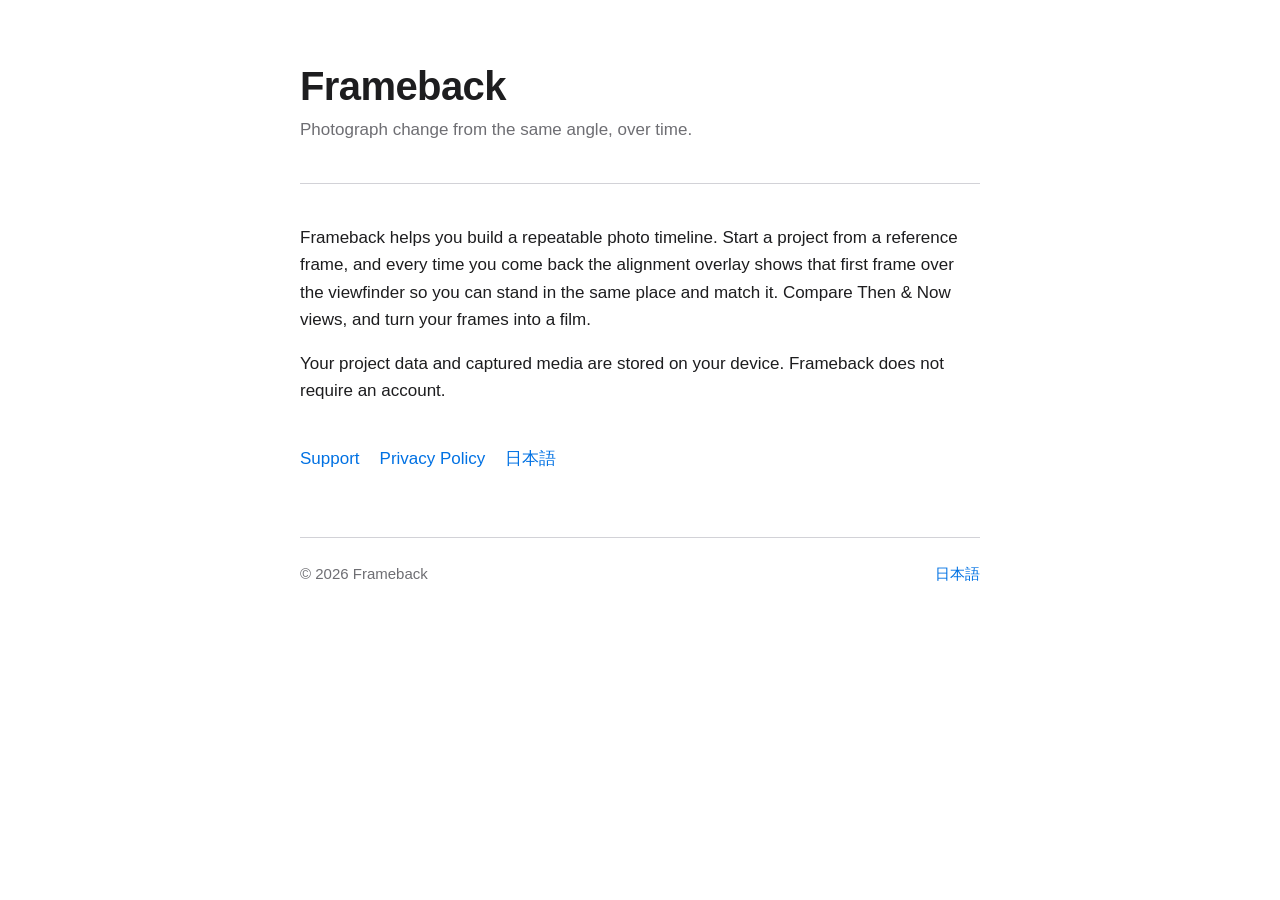
<file: index.html>
<!DOCTYPE html>
<html lang="en">
<head>
<meta charset="utf-8">
<meta name="viewport" content="width=device-width, initial-scale=1">
<title>Frameback</title>
<link rel="stylesheet" href="style.css">
</head>
<body>
<div class="wrap">
  <header>
    <h1>Frameback</h1>
    <p class="tagline">Photograph change from the same angle, over time.</p>
  </header>

  <p>Frameback helps you build a repeatable photo timeline. Start a project from a
  reference frame, and every time you come back the alignment overlay shows that
  first frame over the viewfinder so you can stand in the same place and match it.
  Compare Then &amp; Now views, and turn your frames into a film.</p>

  <p>Your project data and captured media are stored on your device. Frameback does
  not require an account.</p>

  <nav>
    <a href="support.html">Support</a>
    <a href="privacy.html">Privacy Policy</a>
    <a href="ja/">日本語</a>
  </nav>

  <footer>
    <span>© 2026 Frameback</span>
    <span><a href="ja/">日本語</a></span>
  </footer>
</div>
</body>
</html>
</file>
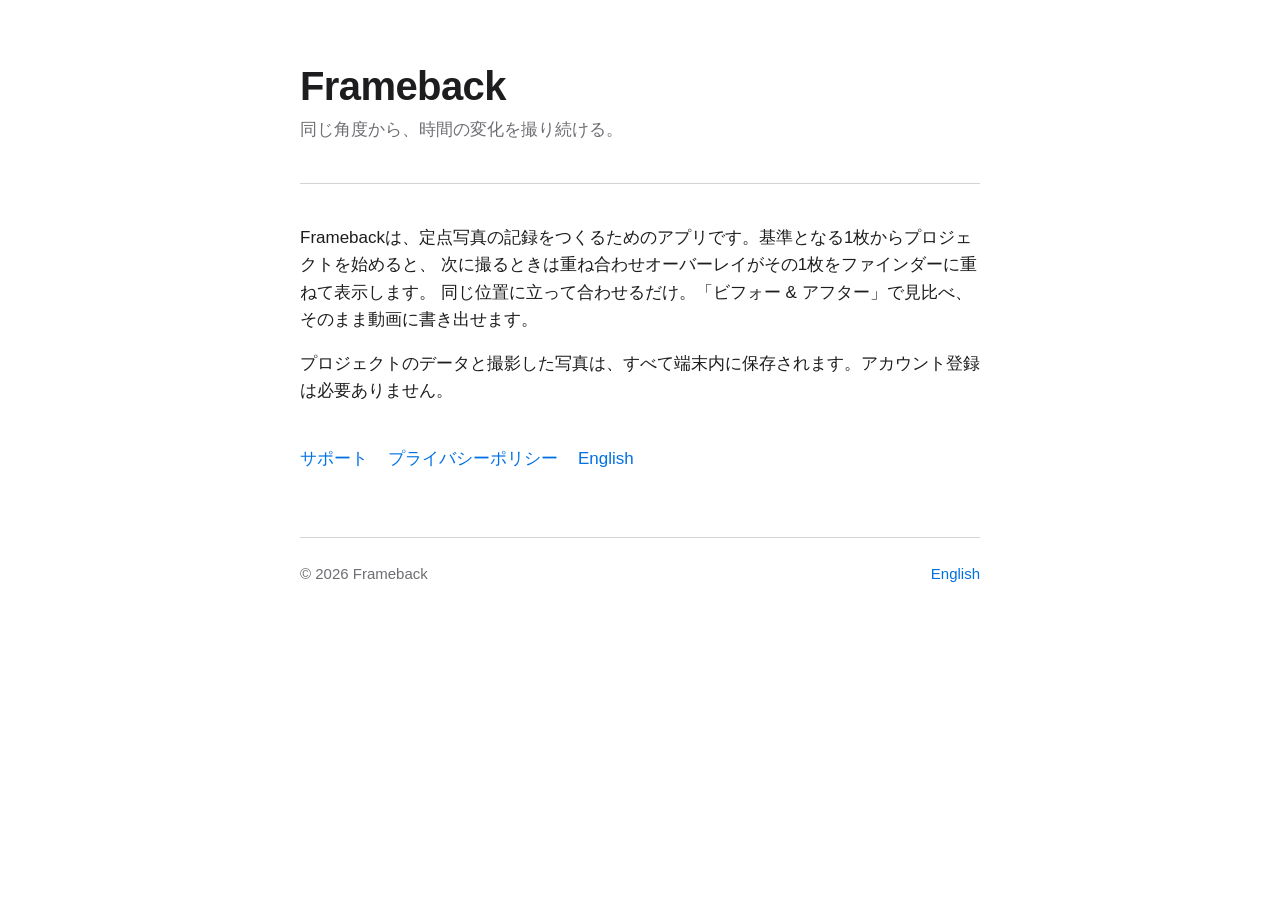
<file: ja/index.html>
<!DOCTYPE html>
<html lang="ja">
<head>
<meta charset="utf-8">
<meta name="viewport" content="width=device-width, initial-scale=1">
<title>Frameback</title>
<link rel="stylesheet" href="../style.css">
</head>
<body>
<div class="wrap">
  <header>
    <h1>Frameback</h1>
    <p class="tagline">同じ角度から、時間の変化を撮り続ける。</p>
  </header>

  <p>Framebackは、定点写真の記録をつくるためのアプリです。基準となる1枚からプロジェクトを始めると、
  次に撮るときは重ね合わせオーバーレイがその1枚をファインダーに重ねて表示します。
  同じ位置に立って合わせるだけ。「ビフォー &amp; アフター」で見比べ、そのまま動画に書き出せます。</p>

  <p>プロジェクトのデータと撮影した写真は、すべて端末内に保存されます。アカウント登録は必要ありません。</p>

  <nav>
    <a href="support.html">サポート</a>
    <a href="privacy.html">プライバシーポリシー</a>
    <a href="../">English</a>
  </nav>

  <footer>
    <span>© 2026 Frameback</span>
    <span><a href="../">English</a></span>
  </footer>
</div>
</body>
</html>
</file>
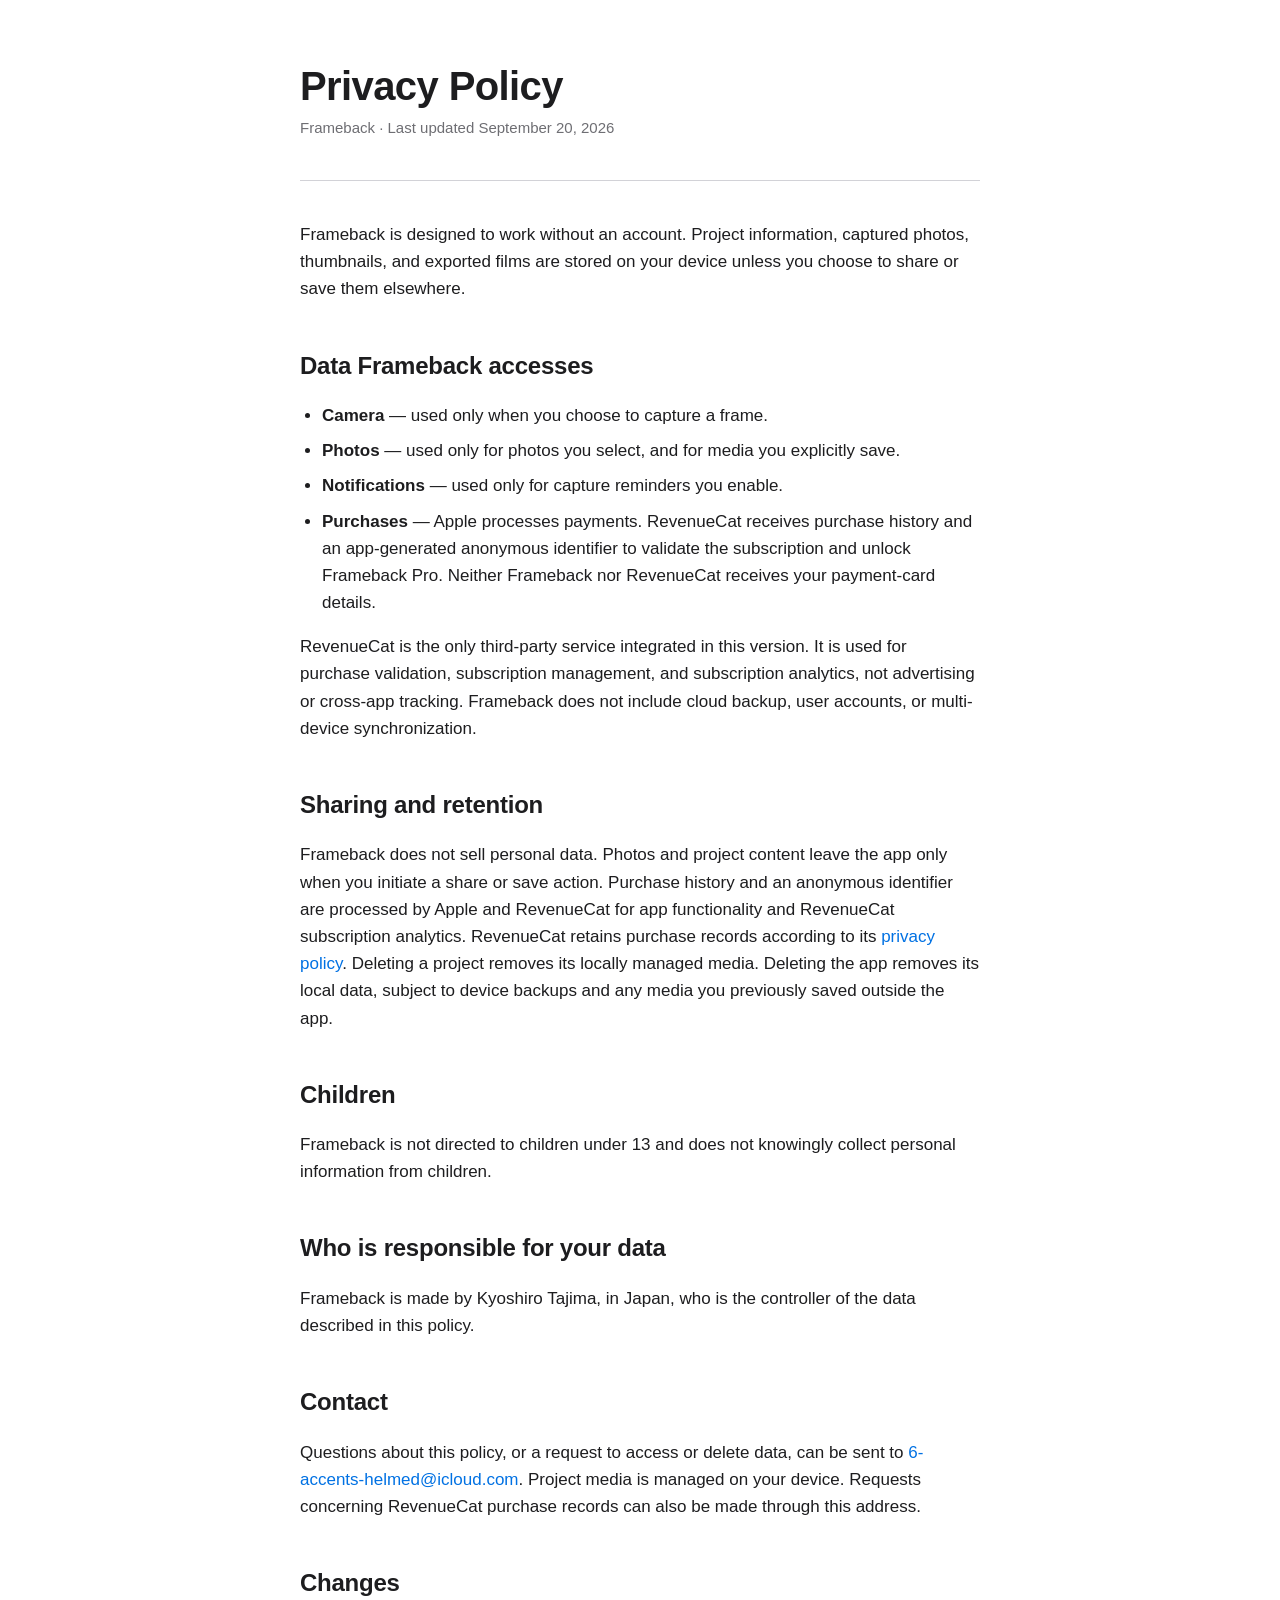
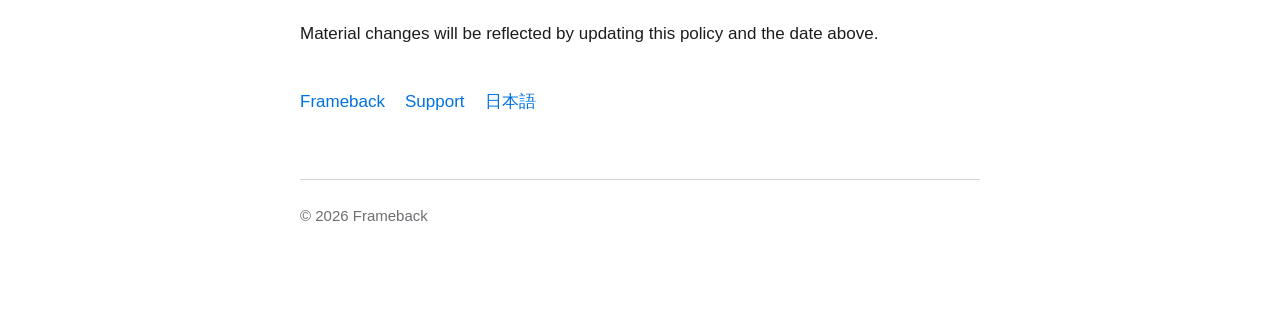
<file: privacy.html>
<!DOCTYPE html>
<html lang="en">
<head>
<meta charset="utf-8">
<meta name="viewport" content="width=device-width, initial-scale=1">
<title>Privacy Policy — Frameback</title>
<link rel="stylesheet" href="style.css">
</head>
<body>
<div class="wrap">
  <header>
    <h1>Privacy Policy</h1>
    <p class="updated">Frameback · Last updated September 20, 2026</p>
  </header>

  <p>Frameback is designed to work without an account. Project information,
  captured photos, thumbnails, and exported films are stored on your device
  unless you choose to share or save them elsewhere.</p>

  <h2>Data Frameback accesses</h2>
  <ul>
    <li><strong>Camera</strong> — used only when you choose to capture a frame.</li>
    <li><strong>Photos</strong> — used only for photos you select, and for media you
    explicitly save.</li>
    <li><strong>Notifications</strong> — used only for capture reminders you enable.</li>
    <li><strong>Purchases</strong> — Apple processes payments. RevenueCat receives
    purchase history and an app-generated anonymous identifier to validate the
    subscription and unlock Frameback Pro. Neither Frameback nor RevenueCat
    receives your payment-card details.</li>
  </ul>

  <p>RevenueCat is the only third-party service integrated in this version. It is
  used for purchase validation, subscription management, and subscription analytics,
  not advertising or cross-app tracking. Frameback does not include cloud backup,
  user accounts, or multi-device synchronization.</p>

  <h2>Sharing and retention</h2>
  <p>Frameback does not sell personal data. Photos and project content leave the
  app only when you initiate a share or save action. Purchase history and an
  anonymous identifier are processed by Apple and RevenueCat for app
  functionality and RevenueCat subscription analytics. RevenueCat retains
  purchase records according to its
  <a href="https://www.revenuecat.com/privacy/">privacy policy</a>. Deleting a
  project removes its locally managed media. Deleting the app
  removes its local data, subject to device backups and any media you previously
  saved outside the app.</p>

  <h2>Children</h2>
  <p>Frameback is not directed to children under 13 and does not knowingly collect
  personal information from children.</p>

  <h2>Who is responsible for your data</h2>
  <p>Frameback is made by Kyoshiro Tajima, in Japan, who is the controller of the
  data described in this policy.</p>

  <h2>Contact</h2>
  <p>Questions about this policy, or a request to access or delete data, can be
  sent to <a href="mailto:6-accents-helmed@icloud.com">6-accents-helmed@icloud.com</a>.
  Project media is managed on your device. Requests concerning RevenueCat purchase
  records can also be made through this address.</p>

  <h2>Changes</h2>
  <p>Material changes will be reflected by updating this policy and the date above.</p>

  <nav>
    <a href="index.html">Frameback</a>
    <a href="support.html">Support</a>
    <a href="ja/privacy.html">日本語</a>
  </nav>

  <footer>
    <span>© 2026 Frameback</span>
  </footer>
</div>
</body>
</html>
</file>
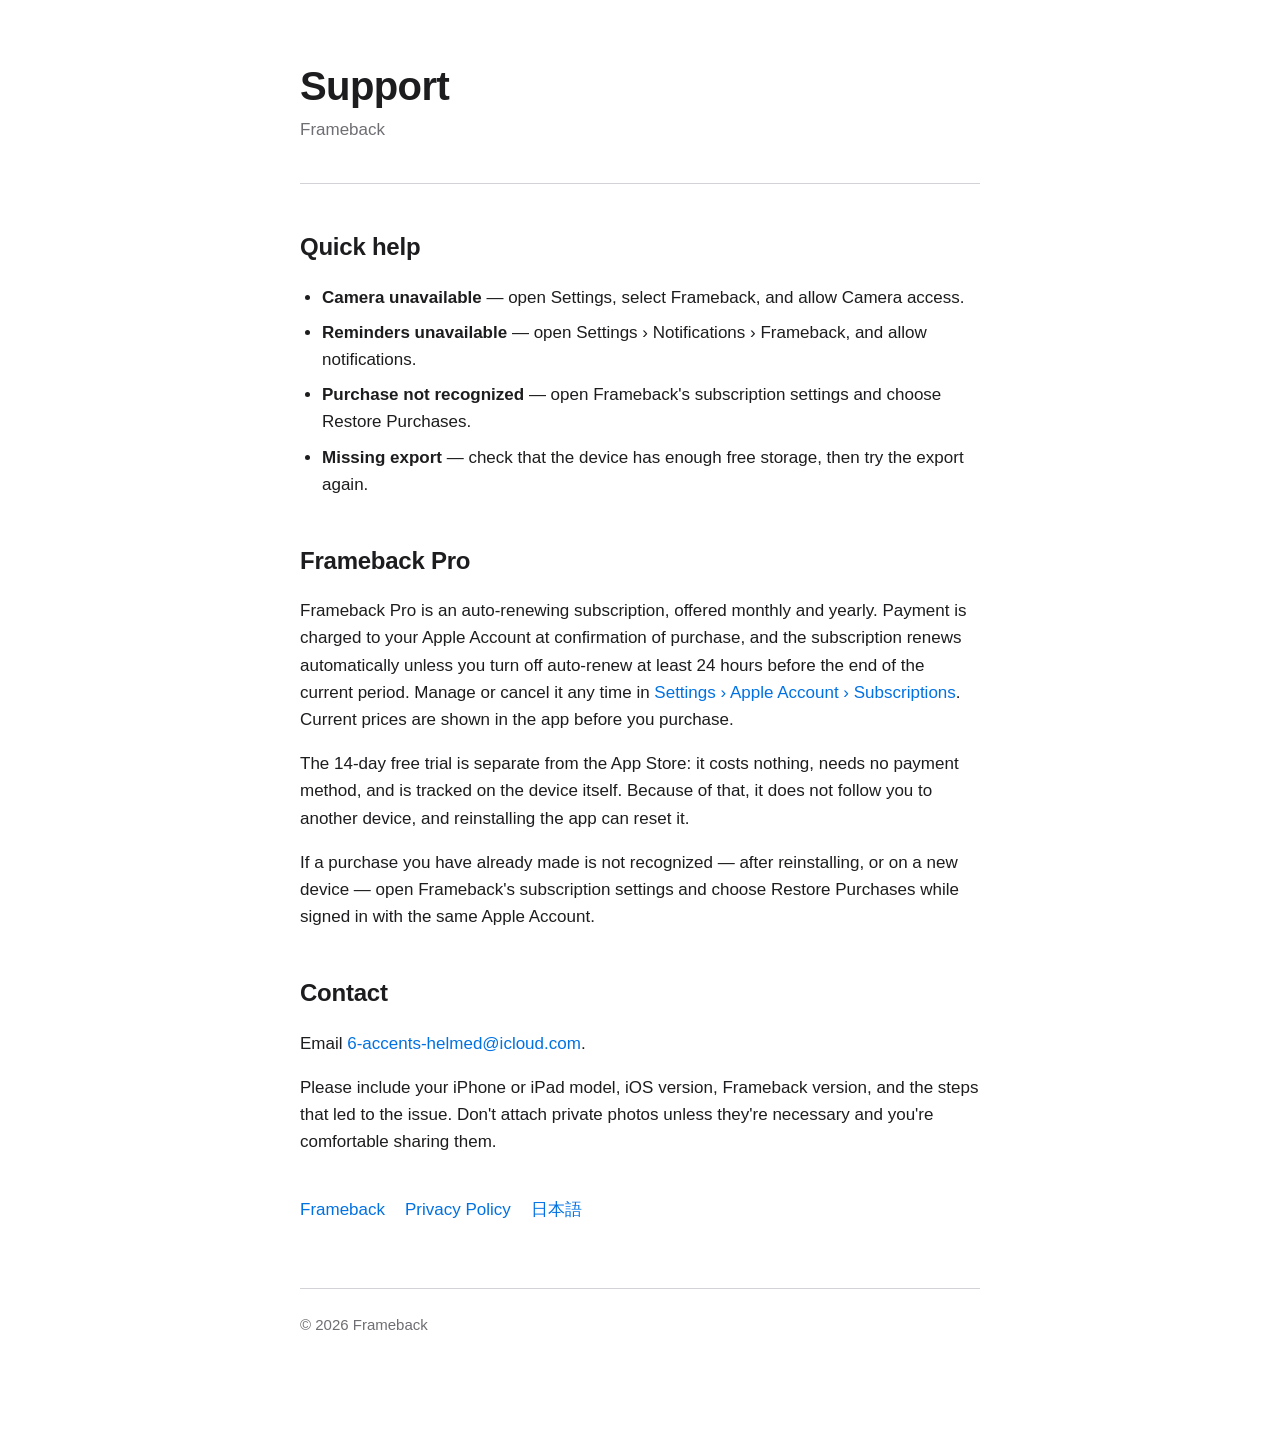
<file: support.html>
<!DOCTYPE html>
<html lang="en">
<head>
<meta charset="utf-8">
<meta name="viewport" content="width=device-width, initial-scale=1">
<title>Support — Frameback</title>
<link rel="stylesheet" href="style.css">
</head>
<body>
<div class="wrap">
  <header>
    <h1>Support</h1>
    <p class="tagline">Frameback</p>
  </header>

  <h2>Quick help</h2>
  <ul>
    <li><strong>Camera unavailable</strong> — open Settings, select Frameback, and
    allow Camera access.</li>
    <li><strong>Reminders unavailable</strong> — open Settings › Notifications ›
    Frameback, and allow notifications.</li>
    <li><strong>Purchase not recognized</strong> — open Frameback's subscription
    settings and choose Restore Purchases.</li>
    <li><strong>Missing export</strong> — check that the device has enough free
    storage, then try the export again.</li>
  </ul>

  <h2>Frameback Pro</h2>
  <p>Frameback Pro is an auto-renewing subscription, offered monthly and yearly.
  Payment is charged to your Apple Account at confirmation of purchase, and the
  subscription renews automatically unless you turn off auto-renew at least 24
  hours before the end of the current period. Manage or cancel it any time in
  <a href="https://apps.apple.com/account/subscriptions">Settings › Apple Account
  › Subscriptions</a>. Current prices are shown in the app before you purchase.</p>

  <p>The 14-day free trial is separate from the App Store: it costs nothing, needs
  no payment method, and is tracked on the device itself. Because of that, it does
  not follow you to another device, and reinstalling the app can reset it.</p>

  <p>If a purchase you have already made is not recognized — after reinstalling, or
  on a new device — open Frameback's subscription settings and choose Restore
  Purchases while signed in with the same Apple Account.</p>

  <h2>Contact</h2>
  <p>Email <a href="mailto:6-accents-helmed@icloud.com">6-accents-helmed@icloud.com</a>.</p>
  <p>Please include your iPhone or iPad model, iOS version, Frameback version, and
  the steps that led to the issue. Don't attach private photos unless they're
  necessary and you're comfortable sharing them.</p>

  <nav>
    <a href="index.html">Frameback</a>
    <a href="privacy.html">Privacy Policy</a>
    <a href="ja/support.html">日本語</a>
  </nav>

  <footer>
    <span>© 2026 Frameback</span>
  </footer>
</div>
</body>
</html>
</file>
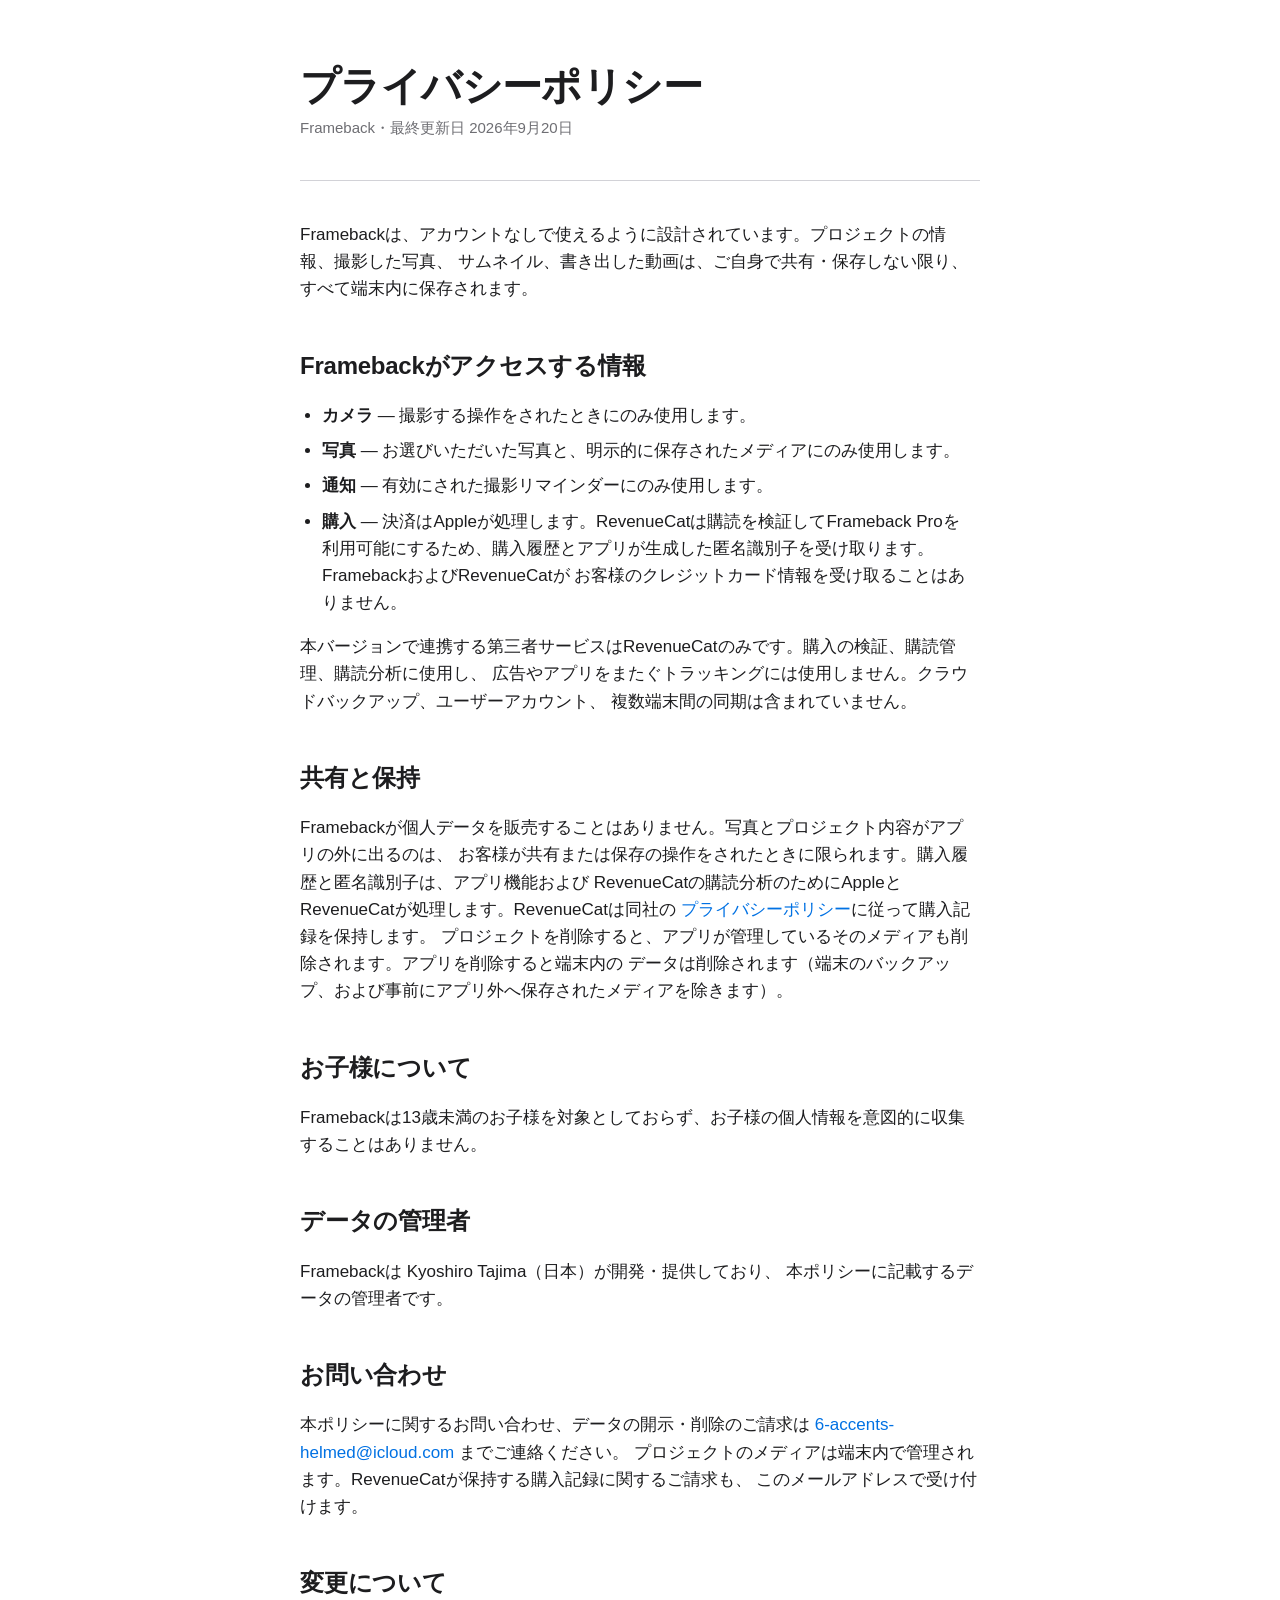
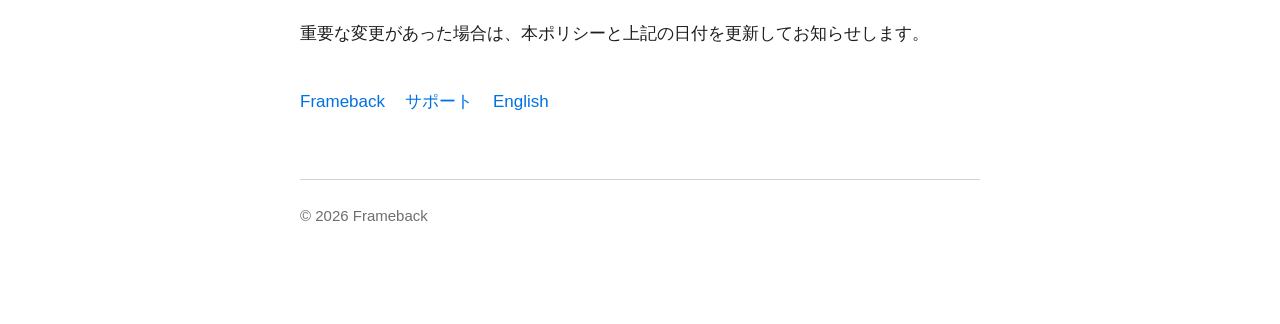
<file: ja/privacy.html>
<!DOCTYPE html>
<html lang="ja">
<head>
<meta charset="utf-8">
<meta name="viewport" content="width=device-width, initial-scale=1">
<title>プライバシーポリシー — Frameback</title>
<link rel="stylesheet" href="../style.css">
</head>
<body>
<div class="wrap">
  <header>
    <h1>プライバシーポリシー</h1>
    <p class="updated">Frameback・最終更新日 2026年9月20日</p>
  </header>

  <p>Framebackは、アカウントなしで使えるように設計されています。プロジェクトの情報、撮影した写真、
  サムネイル、書き出した動画は、ご自身で共有・保存しない限り、すべて端末内に保存されます。</p>

  <h2>Framebackがアクセスする情報</h2>
  <ul>
    <li><strong>カメラ</strong> — 撮影する操作をされたときにのみ使用します。</li>
    <li><strong>写真</strong> — お選びいただいた写真と、明示的に保存されたメディアにのみ使用します。</li>
    <li><strong>通知</strong> — 有効にされた撮影リマインダーにのみ使用します。</li>
    <li><strong>購入</strong> — 決済はAppleが処理します。RevenueCatは購読を検証してFrameback Proを
    利用可能にするため、購入履歴とアプリが生成した匿名識別子を受け取ります。FramebackおよびRevenueCatが
    お客様のクレジットカード情報を受け取ることはありません。</li>
  </ul>

  <p>本バージョンで連携する第三者サービスはRevenueCatのみです。購入の検証、購読管理、購読分析に使用し、
  広告やアプリをまたぐトラッキングには使用しません。クラウドバックアップ、ユーザーアカウント、
  複数端末間の同期は含まれていません。</p>

  <h2>共有と保持</h2>
  <p>Framebackが個人データを販売することはありません。写真とプロジェクト内容がアプリの外に出るのは、
  お客様が共有または保存の操作をされたときに限られます。購入履歴と匿名識別子は、アプリ機能および
  RevenueCatの購読分析のためにAppleとRevenueCatが処理します。RevenueCatは同社の
  <a href="https://www.revenuecat.com/privacy/">プライバシーポリシー</a>に従って購入記録を保持します。
  プロジェクトを削除すると、アプリが管理しているそのメディアも削除されます。アプリを削除すると端末内の
  データは削除されます（端末のバックアップ、および事前にアプリ外へ保存されたメディアを除きます）。</p>

  <h2>お子様について</h2>
  <p>Framebackは13歳未満のお子様を対象としておらず、お子様の個人情報を意図的に収集することはありません。</p>

  <h2>データの管理者</h2>
  <p>Framebackは Kyoshiro Tajima（日本）が開発・提供しており、
  本ポリシーに記載するデータの管理者です。</p>

  <h2>お問い合わせ</h2>
  <p>本ポリシーに関するお問い合わせ、データの開示・削除のご請求は
  <a href="mailto:6-accents-helmed@icloud.com">6-accents-helmed@icloud.com</a> までご連絡ください。
  プロジェクトのメディアは端末内で管理されます。RevenueCatが保持する購入記録に関するご請求も、
  このメールアドレスで受け付けます。</p>

  <h2>変更について</h2>
  <p>重要な変更があった場合は、本ポリシーと上記の日付を更新してお知らせします。</p>

  <nav>
    <a href="index.html">Frameback</a>
    <a href="support.html">サポート</a>
    <a href="../privacy.html">English</a>
  </nav>

  <footer>
    <span>© 2026 Frameback</span>
  </footer>
</div>
</body>
</html>
</file>
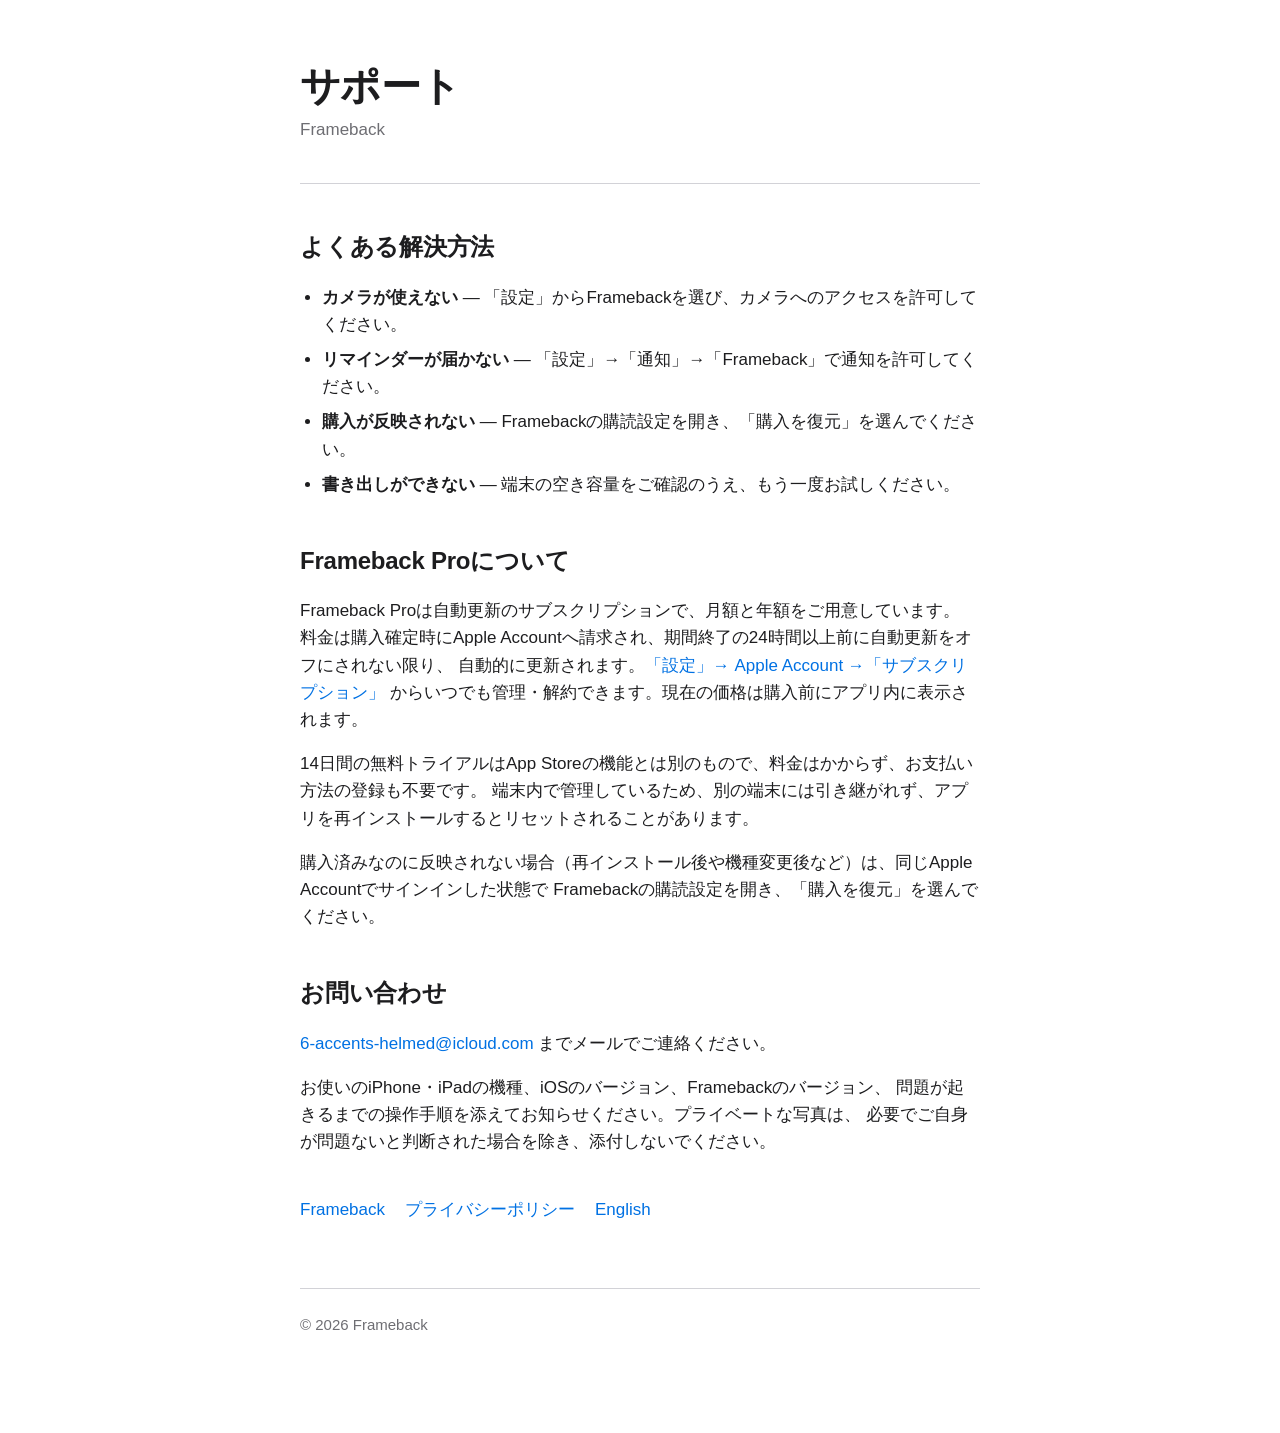
<file: ja/support.html>
<!DOCTYPE html>
<html lang="ja">
<head>
<meta charset="utf-8">
<meta name="viewport" content="width=device-width, initial-scale=1">
<title>サポート — Frameback</title>
<link rel="stylesheet" href="../style.css">
</head>
<body>
<div class="wrap">
  <header>
    <h1>サポート</h1>
    <p class="tagline">Frameback</p>
  </header>

  <h2>よくある解決方法</h2>
  <ul>
    <li><strong>カメラが使えない</strong> — 「設定」からFramebackを選び、カメラへのアクセスを許可してください。</li>
    <li><strong>リマインダーが届かない</strong> — 「設定」→「通知」→「Frameback」で通知を許可してください。</li>
    <li><strong>購入が反映されない</strong> — Framebackの購読設定を開き、「購入を復元」を選んでください。</li>
    <li><strong>書き出しができない</strong> — 端末の空き容量をご確認のうえ、もう一度お試しください。</li>
  </ul>

  <h2>Frameback Proについて</h2>
  <p>Frameback Proは自動更新のサブスクリプションで、月額と年額をご用意しています。
  料金は購入確定時にApple Accountへ請求され、期間終了の24時間以上前に自動更新をオフにされない限り、
  自動的に更新されます。<a href="https://apps.apple.com/account/subscriptions">「設定」→ Apple Account →「サブスクリプション」</a>
  からいつでも管理・解約できます。現在の価格は購入前にアプリ内に表示されます。</p>

  <p>14日間の無料トライアルはApp Storeの機能とは別のもので、料金はかからず、お支払い方法の登録も不要です。
  端末内で管理しているため、別の端末には引き継がれず、アプリを再インストールするとリセットされることがあります。</p>

  <p>購入済みなのに反映されない場合（再インストール後や機種変更後など）は、同じApple Accountでサインインした状態で
  Framebackの購読設定を開き、「購入を復元」を選んでください。</p>

  <h2>お問い合わせ</h2>
  <p><a href="mailto:6-accents-helmed@icloud.com">6-accents-helmed@icloud.com</a> までメールでご連絡ください。</p>
  <p>お使いのiPhone・iPadの機種、iOSのバージョン、Framebackのバージョン、
  問題が起きるまでの操作手順を添えてお知らせください。プライベートな写真は、
  必要でご自身が問題ないと判断された場合を除き、添付しないでください。</p>

  <nav>
    <a href="index.html">Frameback</a>
    <a href="privacy.html">プライバシーポリシー</a>
    <a href="../support.html">English</a>
  </nav>

  <footer>
    <span>© 2026 Frameback</span>
  </footer>
</div>
</body>
</html>
</file>
<file: style.css>
:root {
  color-scheme: light dark;
  --text: #1d1d1f;
  --muted: #6e6e73;
  --rule: #d2d2d7;
  --bg: #ffffff;
  --accent: #0071e3;
}

@media (prefers-color-scheme: dark) {
  :root {
    --text: #f5f5f7;
    --muted: #a1a1a6;
    --rule: #3a3a3c;
    --bg: #000000;
    --accent: #2997ff;
  }
}

* {
  box-sizing: border-box;
}

body {
  margin: 0;
  padding: 0 24px 96px;
  background: var(--bg);
  color: var(--text);
  font: 17px/1.6 -apple-system, BlinkMacSystemFont, "Segoe UI", "Helvetica Neue",
    "Hiragino Sans", "Noto Sans JP", sans-serif;
  -webkit-font-smoothing: antialiased;
}

.wrap {
  max-width: 680px;
  margin: 0 auto;
}

header {
  padding: 64px 0 40px;
  border-bottom: 1px solid var(--rule);
  margin-bottom: 40px;
}

h1 {
  font-size: 40px;
  line-height: 1.1;
  letter-spacing: -0.015em;
  margin: 0 0 8px;
}

h2 {
  font-size: 24px;
  letter-spacing: -0.01em;
  margin: 44px 0 12px;
}

.tagline,
.updated {
  color: var(--muted);
  margin: 0;
}

.updated {
  font-size: 15px;
}

a {
  color: var(--accent);
  text-decoration: none;
}

a:hover {
  text-decoration: underline;
}

ul {
  padding-left: 22px;
}

li {
  margin-bottom: 8px;
}

nav {
  display: flex;
  flex-wrap: wrap;
  gap: 20px;
  padding: 24px 0 0;
}

footer {
  margin-top: 64px;
  padding-top: 24px;
  border-top: 1px solid var(--rule);
  color: var(--muted);
  font-size: 15px;
  display: flex;
  flex-wrap: wrap;
  gap: 16px;
  justify-content: space-between;
}
</file>
